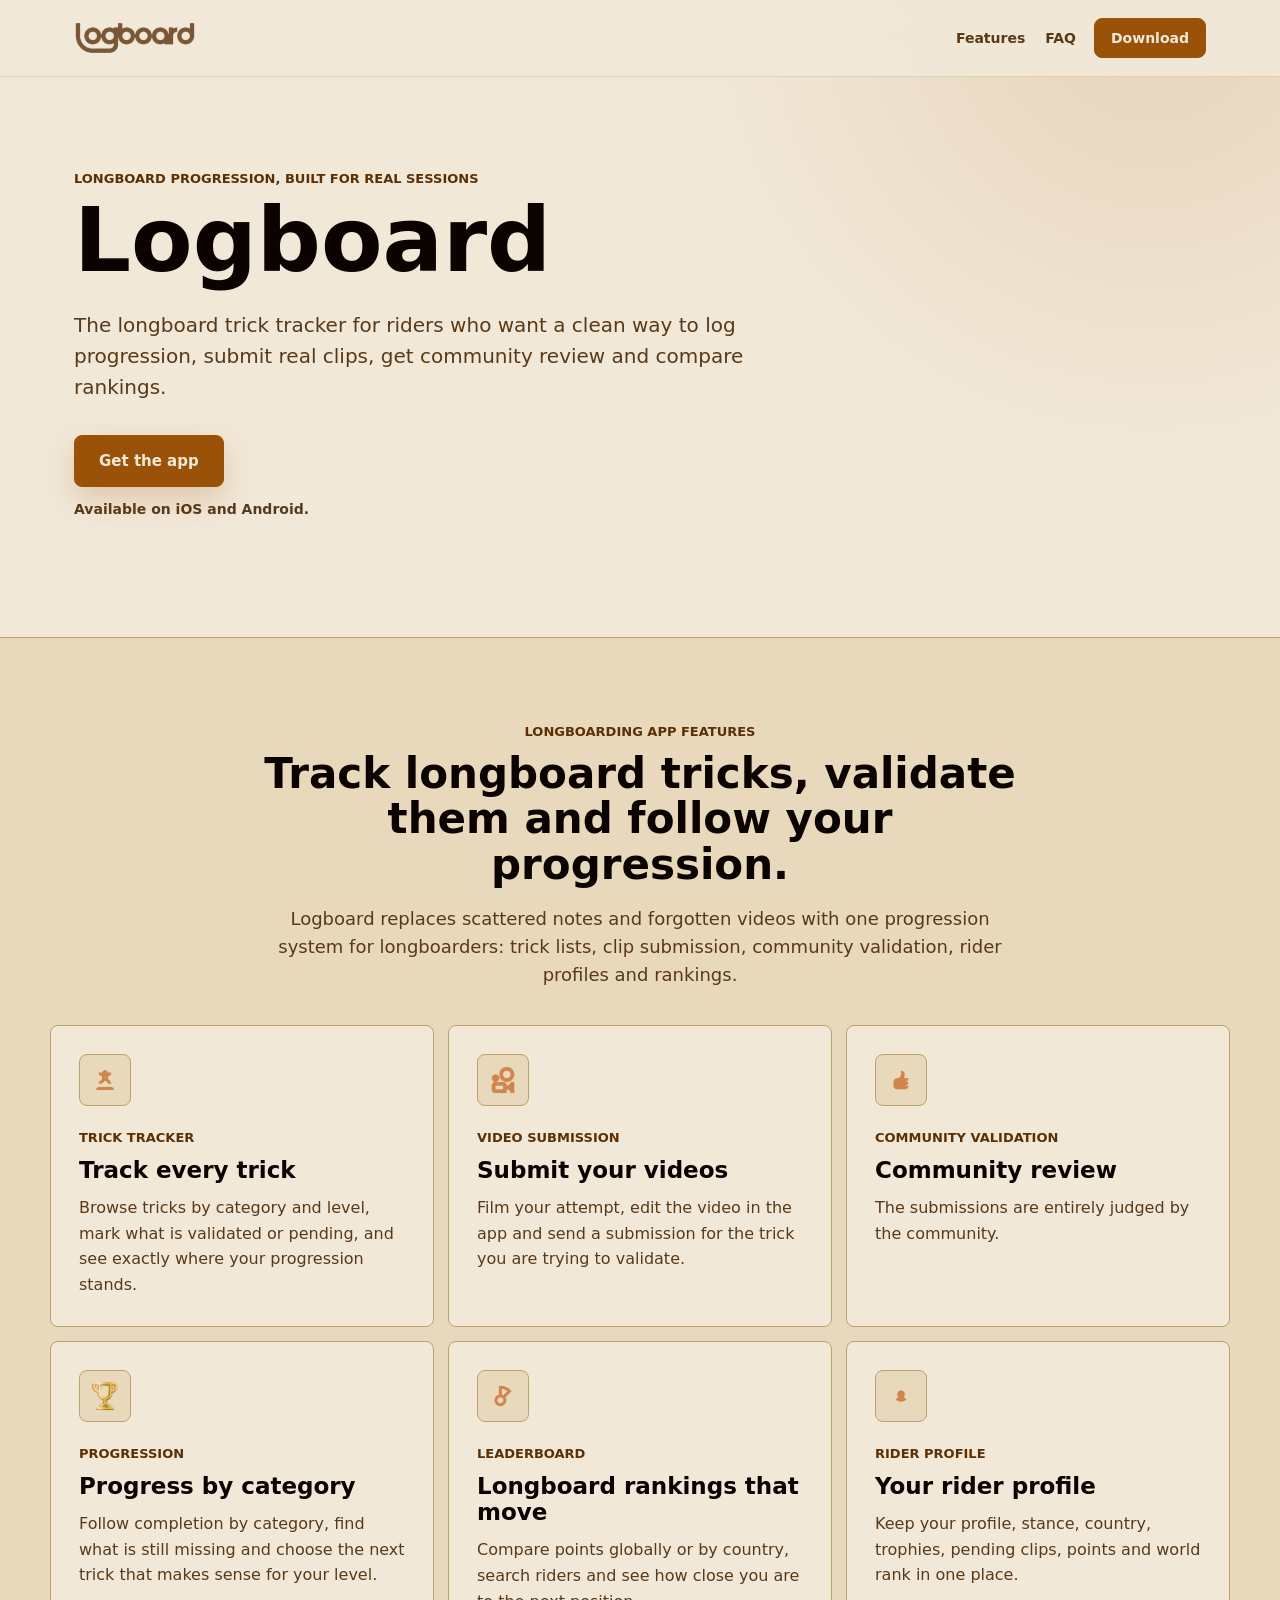
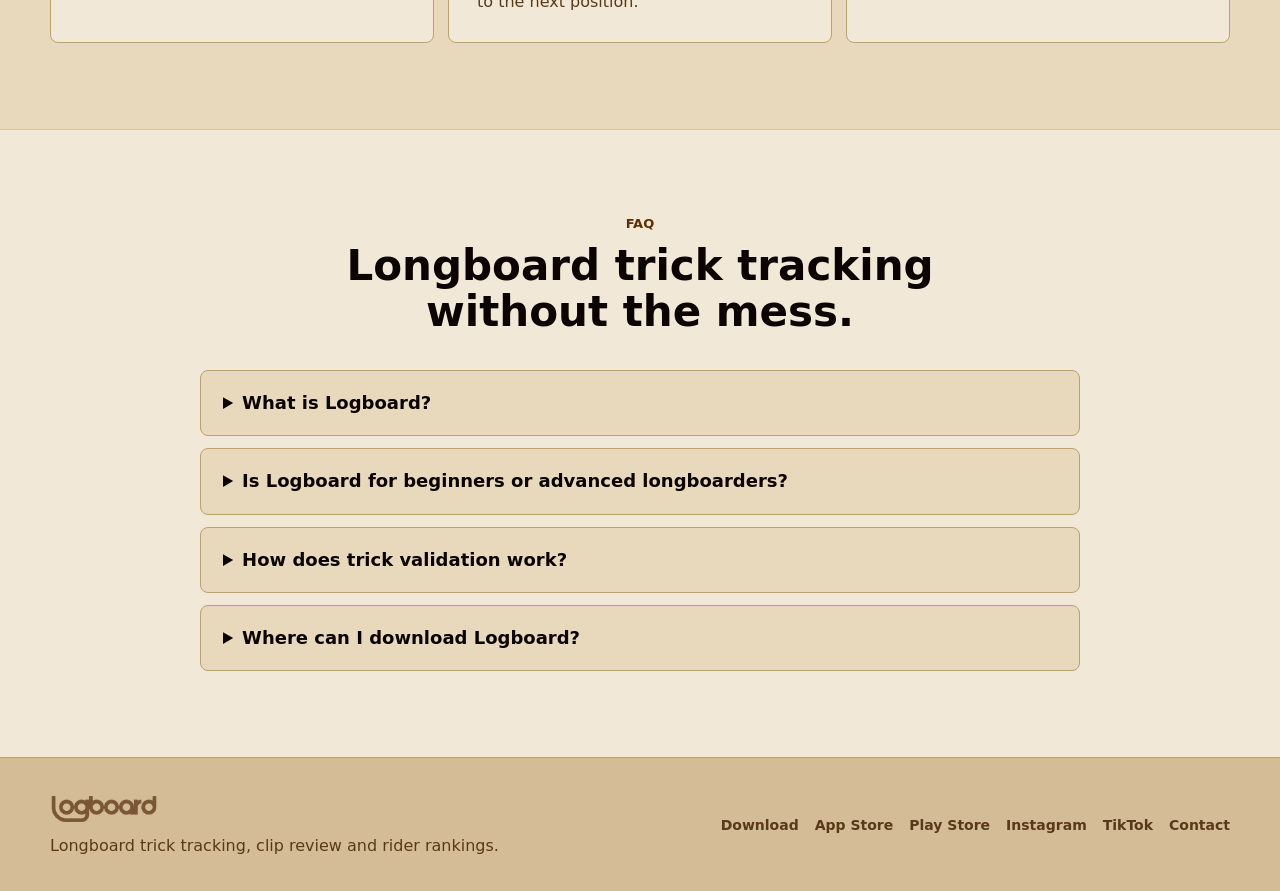
<file: index.html>
<!doctype html>
<html lang="en">
  <head>
    <meta charset="utf-8">
    <meta name="viewport" content="width=device-width, initial-scale=1">
    <title>Logboard - Longboard trick tracker, clip review and rider rankings</title>
    <meta name="description" content="Download Logboard, the longboarding progression app for tracking tricks, submitting longboard clips, joining community review and comparing rider rankings.">
    <meta name="robots" content="index,follow,max-image-preview:large">
    <meta name="theme-color" content="#9A5208">
    <meta name="application-name" content="Logboard">
    <meta name="apple-itunes-app" content="app-id=6762189506">
    <link rel="canonical" href="https://logboard.app/">
    <link rel="alternate" href="https://logboard.app/" hreflang="en">
    <link rel="alternate" href="https://logboard.app/" hreflang="x-default">
    <meta property="og:site_name" content="Logboard">
    <meta property="og:title" content="Logboard - Longboard trick tracker">
    <meta property="og:description" content="Track longboard tricks, submit real clips, get reviewed by riders and rank up with the longboarding community.">
    <meta property="og:type" content="website">
    <meta property="og:url" content="https://logboard.app/">
    <meta property="og:image" content="https://logboard.app/assets/icon.png">
    <meta property="og:image:width" content="1024">
    <meta property="og:image:height" content="1024">
    <meta property="og:image:alt" content="Logboard app icon">
    <meta name="twitter:card" content="summary_large_image">
    <meta name="twitter:title" content="Logboard - Longboard trick tracker">
    <meta name="twitter:description" content="Track tricks, submit longboard clips, review riders and compare rankings in one longboarding progression app.">
    <meta name="twitter:image" content="https://logboard.app/assets/icon.png">
    <meta name="twitter:image:alt" content="Logboard app icon">
    <link rel="preload" href="/assets/site.css" as="style">
    <link rel="preload" href="/assets/logo-wordmark-180.webp" as="image" type="image/webp" fetchpriority="high">
    <link rel="preload" href="/assets/icon-104.png" as="image" type="image/png" fetchpriority="high">
    <link rel="icon" href="/assets/favicon.png">
    <link rel="apple-touch-icon" href="/assets/icon-192.png">
    <link rel="manifest" href="/site.webmanifest">
    <link rel="stylesheet" href="/assets/site.css">
    <script type="application/ld+json">
      {
        "@context": "https://schema.org",
        "@type": "SoftwareApplication",
        "name": "Logboard",
        "applicationCategory": "SportsApplication",
        "operatingSystem": "iOS, Android",
        "description": "Logboard is a longboarding progression app for tracking tricks, submitting longboard clips, community review, rider profiles, trophies and rankings.",
        "url": "https://logboard.app/",
        "image": "https://logboard.app/assets/icon.png",
        "downloadUrl": "https://logboard.app/download",
        "sameAs": [
          "https://www.instagram.com/logboard.app/",
          "https://www.tiktok.com/@logboard"
        ],
        "offers": {
          "@type": "Offer",
          "price": "0",
          "priceCurrency": "EUR"
        }
      }
    </script>
  </head>
  <body>
    <header class="topbar">
      <a class="brand" href="/" aria-label="Logboard home">
        <img src="/assets/logo-wordmark-180.webp" width="180" height="50" alt="Logboard">
      </a>
      <div class="header-actions">
        <nav aria-label="Page sections">
          <a href="#features">Features</a>
          <a href="#faq">FAQ</a>
        </nav>
        <a class="header-download" href="/download">Download</a>
      </div>
    </header>

    <main>
      <section class="hero">
        <div class="hero-copy">
          <p class="eyebrow">Longboard progression, built for real sessions</p>
          <h1>Logboard</h1>
          <p class="lead">
            The longboard trick tracker for riders who want a clean way to log progression, submit real clips, get community review and compare rankings.
          </p>
          <div class="actions">
            <a class="button primary" href="/download">Get the app</a>
          </div>
          <p class="availability">Available on iOS and Android.</p>
        </div>
      </section>

      <section id="features" class="feature-section" aria-label="Logboard features">
        <div class="section-heading">
          <p class="eyebrow">Longboarding app features</p>
          <h2>Track longboard tricks, validate them and follow your progression.</h2>
          <p>
            Logboard replaces scattered notes and forgotten videos with one progression system for longboarders: trick lists, clip submission, community validation, rider profiles and rankings.
          </p>
        </div>

        <div class="feature-grid">
          <article class="feature-card">
            <img src="/assets/icons/tricks-104.webp" width="104" height="104" alt="" loading="lazy" decoding="async">
            <span class="feature-mark">Trick tracker</span>
            <h3>Track every trick</h3>
            <p>Browse tricks by category and level, mark what is validated or pending, and see exactly where your progression stands.</p>
          </article>
          <article class="feature-card">
            <img src="/assets/icons/video-104.webp" width="104" height="104" alt="" loading="lazy" decoding="async">
            <span class="feature-mark">Video submission</span>
            <h3>Submit your videos</h3>
            <p>Film your attempt, edit the video in the app and send a submission for the trick you are trying to validate.</p>
          </article>
          <article class="feature-card">
            <img src="/assets/icons/review-104.webp" width="104" height="104" alt="" loading="lazy" decoding="async">
            <span class="feature-mark">Community validation</span>
            <h3>Community review</h3>
            <p>The submissions are entirely judged by the community.</p>
          </article>
          <article class="feature-card">
            <img src="/assets/icons/trophy-gold-104.webp" width="104" height="104" alt="" loading="lazy" decoding="async">
            <span class="feature-mark">Progression</span>
            <h3>Progress by category</h3>
            <p>Follow completion by category, find what is still missing and choose the next trick that makes sense for your level.</p>
          </article>
          <article class="feature-card">
            <img src="/assets/icons/ranking-104.webp" width="104" height="104" alt="" loading="lazy" decoding="async">
            <span class="feature-mark">Leaderboard</span>
            <h3>Longboard rankings that move</h3>
            <p>Compare points globally or by country, search riders and see how close you are to the next position.</p>
          </article>
          <article class="feature-card">
            <img src="/assets/icons/rider-104.webp" width="104" height="104" alt="" loading="lazy" decoding="async">
            <span class="feature-mark">Rider profile</span>
            <h3>Your rider profile</h3>
            <p>Keep your profile, stance, country, trophies, pending clips, points and world rank in one place.</p>
          </article>
        </div>
      </section>

      <section id="faq" class="faq-section" aria-label="Logboard FAQ">
        <div class="section-heading">
          <p class="eyebrow">FAQ</p>
          <h2>Longboard trick tracking without the mess.</h2>
        </div>
        <div class="faq-list">
          <details>
            <summary>What is Logboard?</summary>
            <p>Logboard is a longboarding app for tracking tricks, submitting clips, reviewing other riders and following longboard progression through points, trophies and rankings.</p>
          </details>
          <details>
            <summary>Is Logboard for beginners or advanced longboarders?</summary>
            <p>Both. Tricks are organized by category and level, so a rider can start with beginner tricks and keep moving toward advanced, expert and champion progression.</p>
          </details>
          <details>
            <summary>How does trick validation work?</summary>
            <p>You submit a longboard clip for a trick. Other riders review the video, and validated clips update your progression and rider profile.</p>
          </details>
          <details>
            <summary>Where can I download Logboard?</summary>
            <p>Use the download page to get Logboard on the App Store or Play Store.</p>
          </details>
        </div>
      </section>
    </main>

    <footer class="site-footer">
      <div class="footer-inner">
        <div class="footer-brand">
          <img src="/assets/logo-wordmark-180.webp" width="180" height="50" alt="Logboard">
          <p>Longboard trick tracking, clip review and rider rankings.</p>
        </div>
        <div class="footer-links" aria-label="Useful links">
          <a href="/download">Download</a>
          <a href="https://apps.apple.com/fr/app/logboard-tricks/id6762189506">App Store</a>
          <a href="https://play.google.com/store/apps/details?id=com.marcosloim.logboard">Play Store</a>
          <a href="https://www.instagram.com/logboard.app/">Instagram</a>
          <a href="https://www.tiktok.com/@logboard">TikTok</a>
          <a href="mailto:marco.sloim@gmail.com">Contact</a>
        </div>
      </div>
    </footer>
  </body>
</html>
</file>
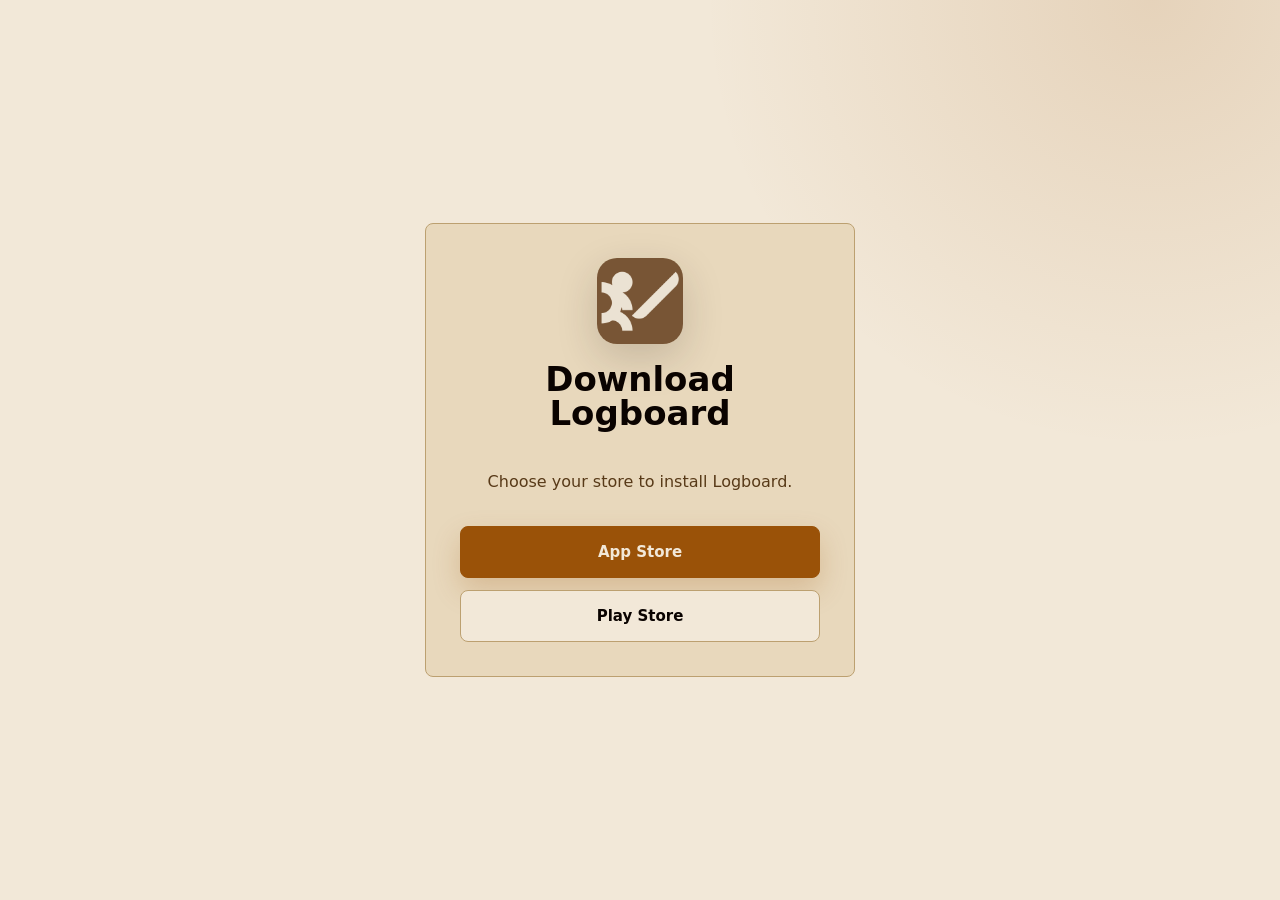
<file: download/index.html>
<!doctype html>
<html lang="en">
  <head>
    <meta charset="utf-8">
    <meta name="viewport" content="width=device-width, initial-scale=1">
    <title>Download Logboard</title>
    <meta name="description" content="Download Logboard for iOS or Android.">
    <link rel="icon" href="/assets/favicon.png">
    <link rel="stylesheet" href="/assets/site.css">
  </head>
  <body class="center-page">
    <main class="store-panel">
      <img class="app-icon" src="/assets/icon.png" alt="Logboard">
      <h1>Download Logboard</h1>
      <p id="status">Checking your device...</p>
      <div class="actions stacked">
        <a id="ios-link" class="button primary" href="https://apps.apple.com/fr/app/logboard-tricks/id6762189506">App Store</a>
        <a id="android-link" class="button secondary" href="https://play.google.com/store/apps/details?id=com.marcosloim.logboard">Play Store</a>
      </div>
    </main>
    <script src="/assets/download.js"></script>
  </body>
</html>
</file>
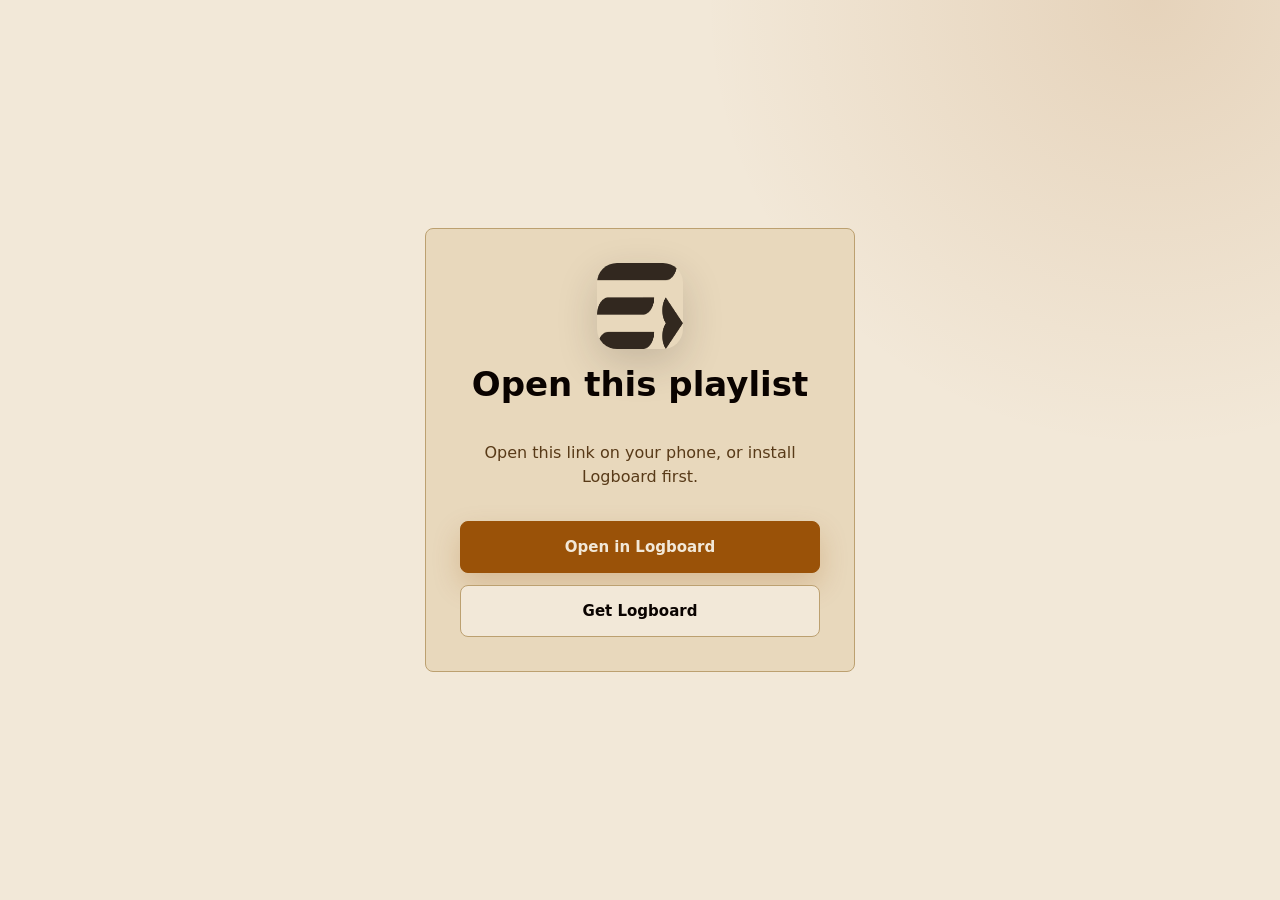
<file: playlist/index.html>
<!doctype html>
<html lang="en">
  <head>
    <meta charset="utf-8">
    <meta name="viewport" content="width=device-width, initial-scale=1">
    <title>Open Logboard playlist</title>
    <meta name="description" content="Open a shared Logboard trick playlist.">
    <meta property="og:title" content="Logboard playlist">
    <meta property="og:description" content="Open this shared trick playlist in Logboard.">
    <meta property="og:type" content="website">
    <link rel="icon" href="/assets/favicon.png">
    <link rel="stylesheet" href="/assets/site.css">
  </head>
  <body class="center-page">
    <main class="store-panel">
      <img class="app-icon" src="/assets/playlist.webp" alt="">
      <h1>Open this playlist</h1>
      <p id="playlist-status">Opening Logboard...</p>
      <div class="actions stacked">
        <a id="open-app" class="button primary" href="#">Open in Logboard</a>
        <a class="button secondary" href="/download">Get Logboard</a>
      </div>
    </main>
    <script src="/assets/playlist.js"></script>
  </body>
</html>
</file>
<file: assets/site.css>
:root {
  color-scheme: light;
  --ink: #0A0300;
  --muted: #583A18;
  --paper: #F2E8D8;
  --surface: #E8D8BC;
  --surface-alt: #D4BC96;
  --line: #BCA070;
  --accent: #9A5208;
  --accent-strong: #5C3003;
  --approve: #8AC15F;
  --reject: #DD5C4E;
}

* {
  box-sizing: border-box;
}

html {
  scroll-behavior: smooth;
}

body {
  margin: 0;
  min-height: 100vh;
  background:
    radial-gradient(circle at 90% 0, rgba(154, 82, 8, 0.14), transparent 28rem),
    var(--paper);
  color: var(--ink);
  font-family: Inter, ui-sans-serif, system-ui, -apple-system, BlinkMacSystemFont, "Segoe UI", sans-serif;
}

a {
  color: inherit;
  text-decoration: none;
}

a:focus-visible,
button:focus-visible {
  outline: 3px solid rgba(154, 82, 8, 0.34);
  outline-offset: 3px;
}

.topbar {
  align-items: center;
  background: rgba(242, 232, 216, 0.94);
  border-bottom: 1px solid rgba(188, 160, 112, 0.34);
  backdrop-filter: blur(14px);
  display: flex;
  gap: 24px;
  justify-content: space-between;
  left: 0;
  margin: 0 auto;
  padding: 18px max(24px, calc((100vw - 1180px) / 2 + 24px));
  position: sticky;
  right: 0;
  top: 0;
  z-index: 10;
}

.brand img {
  display: block;
  height: 34px;
  object-fit: contain;
  width: auto;
}

.header-actions {
  align-items: center;
  display: flex;
  gap: 18px;
}

nav {
  align-items: center;
  display: flex;
  gap: 20px;
  font-size: 14px;
  font-weight: 800;
}

nav a {
  align-items: center;
  color: var(--muted);
  display: inline-flex;
  min-height: 32px;
}

nav a:hover {
  color: var(--ink);
}

.header-download {
  align-items: center;
  background: var(--accent);
  border: 1px solid var(--accent);
  border-radius: 8px;
  color: var(--paper);
  display: inline-flex;
  font-size: 14px;
  font-weight: 900;
  justify-content: center;
  min-height: 40px;
  padding: 0 16px;
}

.hero {
  align-items: center;
  margin: 0 auto;
  max-width: 1180px;
  min-height: 560px;
  padding: 94px 24px 86px;
}

.eyebrow {
  color: var(--accent-strong);
  font-size: 13px;
  font-weight: 900;
  letter-spacing: 0;
  margin: 0 0 12px;
  text-transform: uppercase;
}

.hero h1 {
  font-size: clamp(56px, 7vw, 92px);
  letter-spacing: 0;
  line-height: 0.94;
  margin: 0;
}

.lead {
  color: var(--muted);
  font-size: 20px;
  line-height: 1.55;
  margin: 28px 0 0;
  max-width: 680px;
}

.availability {
  color: var(--muted);
  font-size: 14px;
  font-weight: 800;
  margin: 14px 0 0;
}

.actions {
  display: flex;
  flex-wrap: wrap;
  gap: 12px;
  margin-top: 32px;
}

.actions.stacked {
  flex-direction: column;
  width: 100%;
}

.button {
  align-items: center;
  border: 1px solid var(--line);
  border-radius: 8px;
  display: inline-flex;
  font-size: 15px;
  font-weight: 900;
  justify-content: center;
  min-height: 52px;
  padding: 0 24px;
  transition: background 160ms ease, border-color 160ms ease, color 160ms ease, transform 160ms ease;
}

.button:hover {
  transform: translateY(-1px);
}

.button.primary {
  background: var(--accent);
  border-color: var(--accent);
  box-shadow: 0 12px 28px rgba(154, 82, 8, 0.22);
  color: var(--paper);
}

.button.secondary {
  background: var(--paper);
}

.feature-section,
.faq-section {
  padding: 86px 24px;
}

.feature-section {
  background: var(--surface);
  border-top: 1px solid var(--line);
  color: var(--ink);
}

.section-heading {
  margin: 0 auto 36px;
  max-width: 760px;
  text-align: center;
}

.section-heading.compact {
  margin-bottom: 30px;
}

.section-heading h2 {
  font-size: 42px;
  line-height: 1.08;
  margin: 0;
}

.section-heading p:not(.eyebrow) {
  color: var(--muted);
  font-size: 18px;
  line-height: 1.55;
  margin: 18px 0 0;
}

.feature-grid {
  display: grid;
  gap: 14px;
  grid-template-columns: repeat(3, minmax(0, 1fr));
  margin: 0 auto;
  max-width: 1180px;
}

.feature-card {
  background: var(--paper);
  border: 1px solid var(--line);
  border-radius: 8px;
  min-height: 270px;
  padding: 28px;
}

.feature-card img {
  background: var(--surface);
  border: 1px solid var(--line);
  border-radius: 8px;
  display: block;
  height: 52px;
  margin-bottom: 24px;
  object-fit: contain;
  padding: 10px;
  width: 52px;
}

.feature-mark {
  color: var(--accent-strong);
  display: block;
  font-size: 13px;
  font-weight: 900;
  margin-bottom: 12px;
  text-transform: uppercase;
}

.feature-card h3 {
  font-size: 23px;
  line-height: 1.15;
  margin: 0 0 12px;
}

.feature-card p {
  color: var(--muted);
  line-height: 1.6;
  margin: 0;
}

.faq-section {
  background: var(--paper);
  border-top: 1px solid rgba(188, 160, 112, 0.48);
}

.faq-list {
  display: grid;
  gap: 12px;
  margin: 0 auto;
  max-width: 880px;
}

.faq-list details {
  background: var(--surface);
  border: 1px solid var(--line);
  border-radius: 8px;
  padding: 20px 22px;
}

.faq-list summary {
  color: var(--ink);
  cursor: pointer;
  font-size: 18px;
  font-weight: 900;
  line-height: 1.35;
}

.faq-list p {
  color: var(--muted);
  line-height: 1.6;
  margin: 14px 0 0;
}

footer {
  background: var(--surface-alt);
  color: var(--ink);
  border-top: 1px solid var(--line);
}

.site-footer {
  padding: 0 24px;
}

.footer-inner {
  align-items: center;
  display: flex;
  gap: 28px;
  justify-content: space-between;
  margin: 0 auto;
  max-width: 1180px;
  padding: 36px 0;
}

.footer-brand img {
  display: block;
  height: 30px;
  object-fit: contain;
  width: auto;
}

.footer-brand p {
  color: var(--muted);
  margin: 12px 0 0;
}

.footer-links {
  align-items: center;
  display: flex;
  flex-wrap: wrap;
  gap: 16px;
  font-size: 14px;
  justify-content: flex-end;
}

.footer-links a {
  color: var(--muted);
  font-weight: 800;
}

.center-page {
  align-items: center;
  display: flex;
  justify-content: center;
  padding: 24px;
}

.store-panel {
  align-items: center;
  background: var(--surface);
  border: 1px solid var(--line);
  border-radius: 8px;
  display: flex;
  flex-direction: column;
  max-width: 430px;
  padding: 34px;
  text-align: center;
  width: 100%;
}

.store-panel h1 {
  font-size: 34px;
  line-height: 1;
  margin-top: 18px;
}

.store-panel p {
  color: var(--muted);
  line-height: 1.5;
  margin: 18px 0 0;
}

.app-icon {
  border-radius: 20px;
  box-shadow: 0 14px 40px rgba(43, 33, 25, 0.18);
  height: 86px;
  width: 86px;
}

@media (max-width: 760px) {
  .topbar {
    align-items: flex-start;
    flex-direction: column;
    gap: 14px;
    padding: 16px 18px;
  }

  .header-actions {
    justify-content: space-between;
    width: 100%;
  }

  nav {
    gap: 16px;
    overflow-x: auto;
    padding-bottom: 2px;
    width: auto;
  }

  .hero {
    align-items: start;
    min-height: auto;
    padding: 56px 18px 64px;
  }

  .hero h1 {
    font-size: 54px;
  }

  .lead {
    font-size: 18px;
  }

  .actions .button {
    width: 100%;
  }

  .feature-section,
  .faq-section {
    padding: 58px 18px;
  }

  .section-heading {
    text-align: left;
  }

  .section-heading h2 {
    font-size: 32px;
  }

  .feature-grid {
    grid-template-columns: 1fr;
  }

  .feature-card {
    min-height: auto;
    padding: 24px;
  }

  .footer-inner {
    align-items: flex-start;
    flex-direction: column;
  }

  .footer-links {
    justify-content: flex-start;
  }
}

@media (min-width: 761px) and (max-width: 980px) {
  .hero {
    min-height: auto;
    padding-top: 78px;
  }

  .feature-grid {
    grid-template-columns: repeat(2, minmax(0, 1fr));
  }
}
</file>
